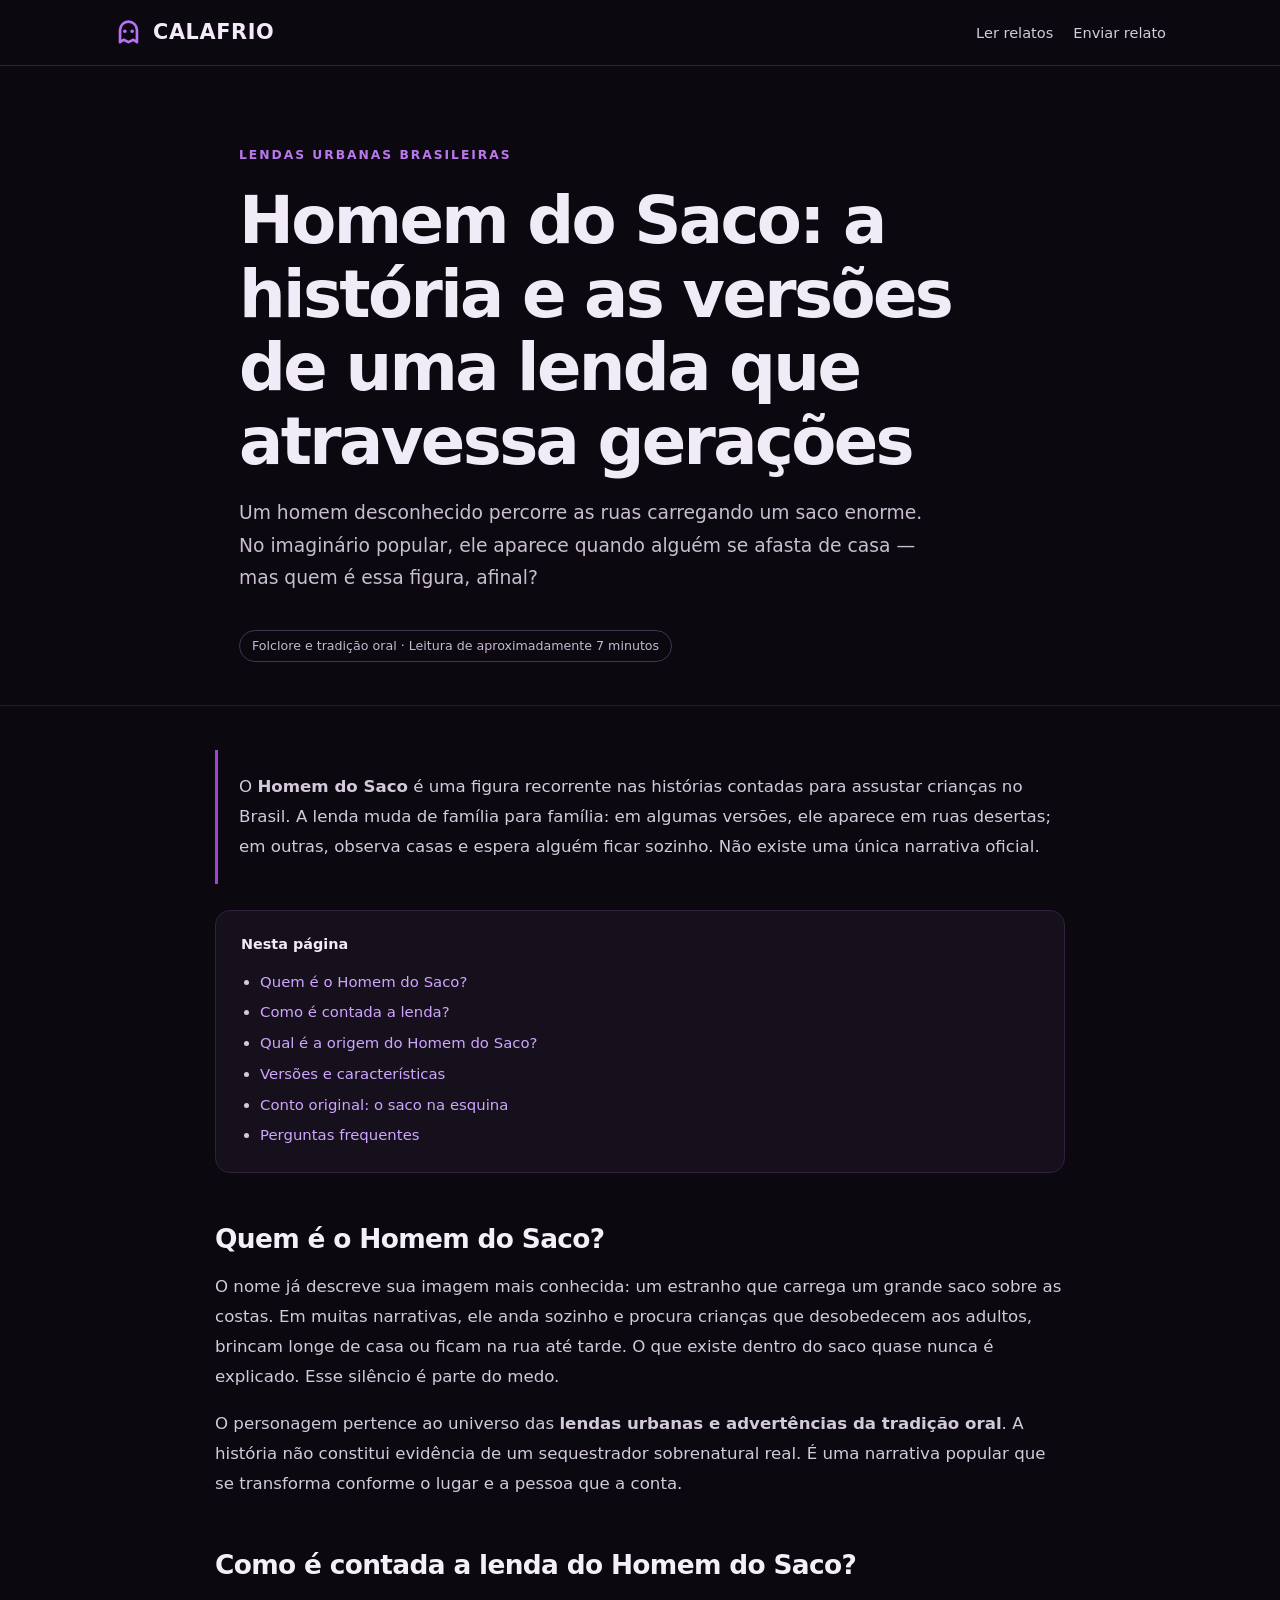
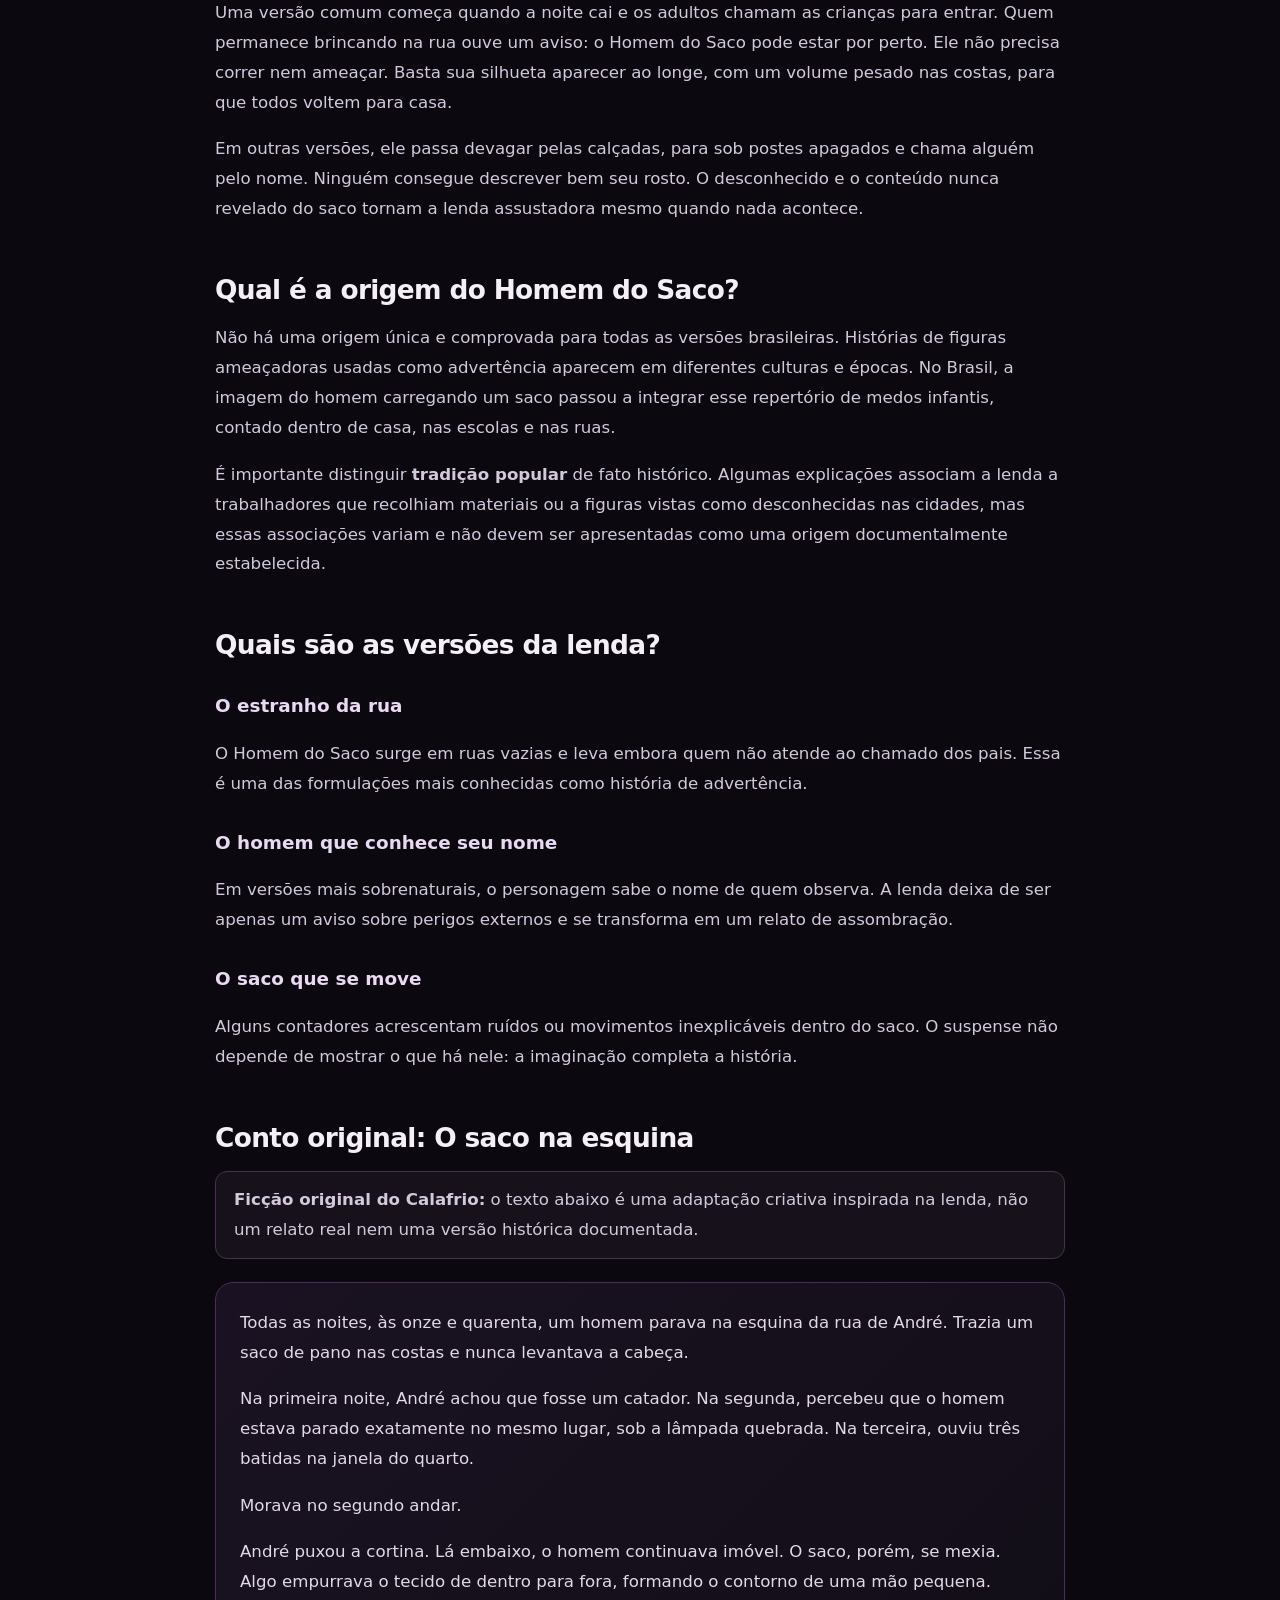
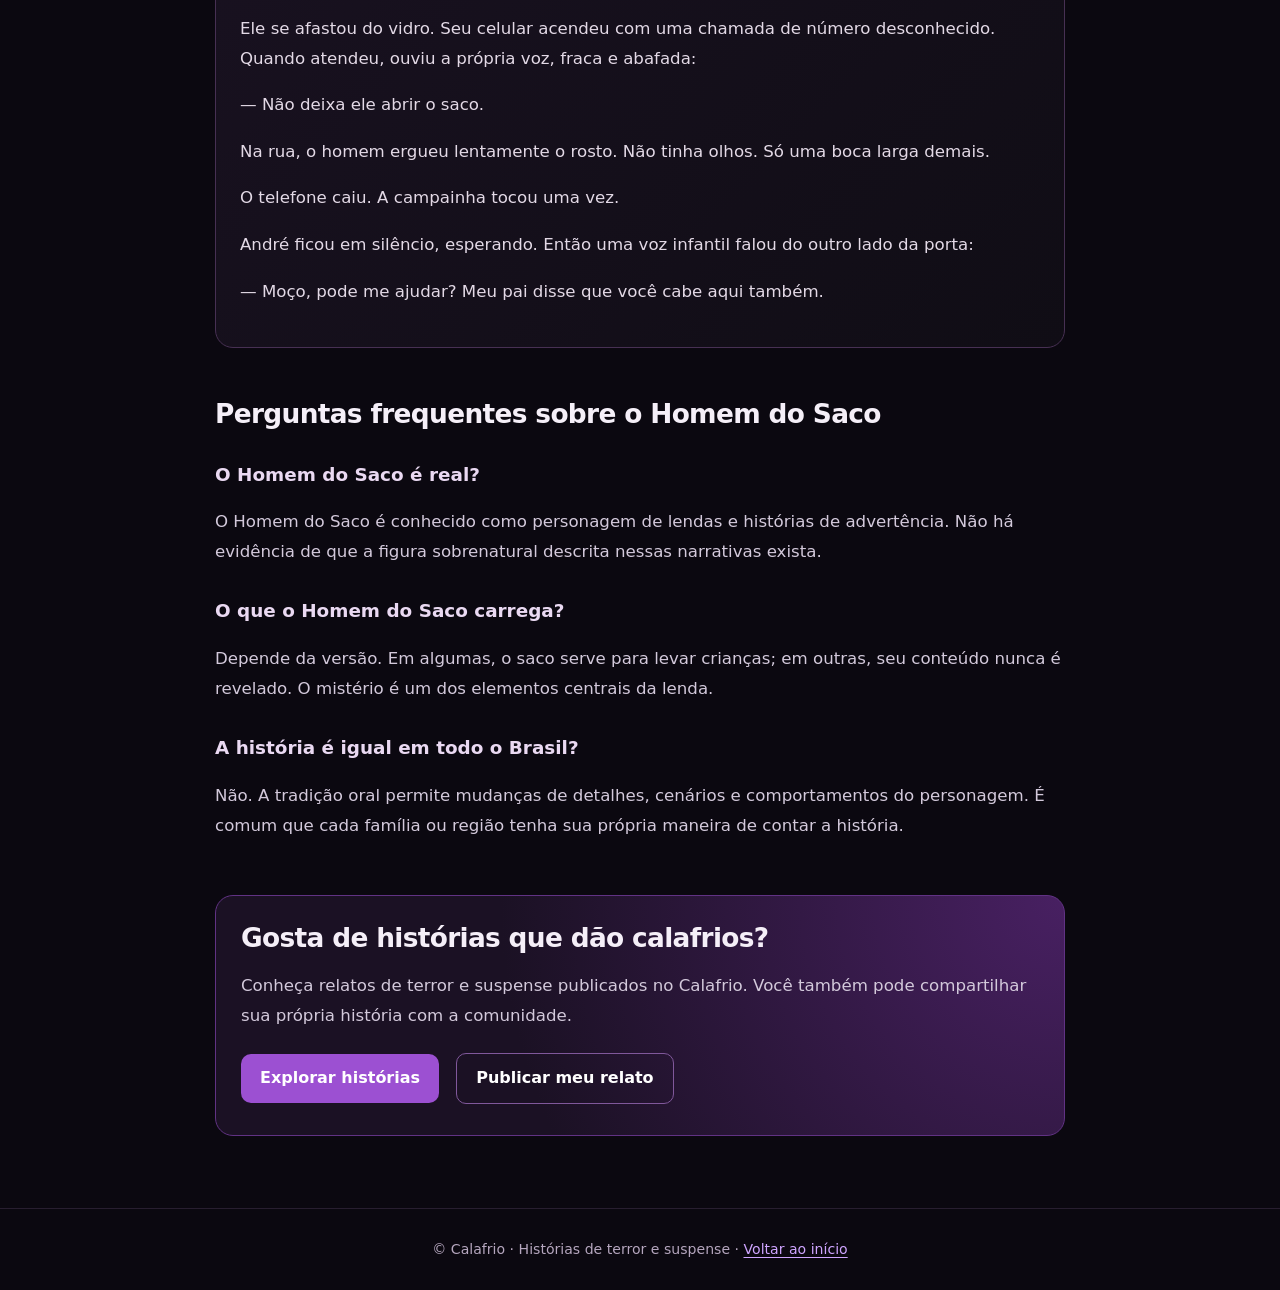
<file: public/lendas/homem-do-saco/index.html>
<!doctype html>
<html lang="pt-BR">
<head>
  <!-- Google Analytics 4 - Calafrio -->
<script
  async
  src="https://www.googletagmanager.com/gtag/js?id=G-F5LJS7NE90"
></script>
<script>
  window.dataLayer = window.dataLayer || [];
  function gtag(){dataLayer.push(arguments);}
  gtag('js', new Date());
  gtag('config', 'G-F5LJS7NE90');
</script>
  <meta charset="UTF-8" />
  <meta name="viewport" content="width=device-width, initial-scale=1" />
  <meta name="theme-color" content="#0b0810" />
  <title>Homem do Saco: história, origem e versões da lenda | Calafrio</title>
  <meta name="description" content="Conheça a lenda do Homem do Saco: como é contada no Brasil, suas diferentes versões e uma história original inspirada nesse personagem assustador." />
  <meta name="robots" content="index,follow,max-image-preview:large" />
  <link rel="canonical" href="https://calafrio.com/lendas/homem-do-saco" />
  <link rel="icon" type="image/jpeg" href="/calafrio-preview.jpeg" />
  <meta property="og:type" content="article" />
  <meta property="og:site_name" content="Calafrio" />
  <meta property="og:locale" content="pt_BR" />
  <meta property="og:title" content="Homem do Saco: história, origem e versões da lenda" />
  <meta property="og:description" content="Descubra como é contada a lenda do Homem do Saco e leia um conto inédito inspirado nela." />
  <meta property="og:url" content="https://calafrio.com/lendas/homem-do-saco" />
  <meta property="og:image" content="https://calafrio.com/calafrio-preview.jpeg" />
  <meta property="og:image:alt" content="Símbolo do Calafrio: fantasma roxo" />
  <meta name="twitter:card" content="summary_large_image" />
  <meta name="twitter:title" content="Homem do Saco: história e origem da lenda | Calafrio" />
  <meta name="twitter:description" content="Versões da lenda e um conto original para quem gosta de terror." />
  <meta name="twitter:image" content="https://calafrio.com/calafrio-preview.jpeg" />
  <script type="application/ld+json">
  {
    "@context": "https://schema.org",
    "@type": "Article",
    "headline": "Homem do Saco: história, origem e versões da lenda",
    "description": "Conheça a lenda do Homem do Saco, suas variações e uma adaptação ficcional original.",
    "inLanguage": "pt-BR",
    "mainEntityOfPage": {"@type": "WebPage", "@id": "https://calafrio.com/lendas/homem-do-saco"},
    "author": {"@type": "Organization", "name": "Calafrio", "url": "https://calafrio.com/"},
    "publisher": {"@type": "Organization", "name": "Calafrio", "url": "https://calafrio.com/"}
  }
  </script>
  <style>
    :root { color-scheme: dark; font-family: Inter, ui-sans-serif, system-ui, -apple-system, BlinkMacSystemFont, "Segoe UI", sans-serif; background: #0b0810; color: #f1ebf8; }
    * { box-sizing: border-box; }
    html { scroll-behavior: smooth; }
    body { margin: 0; line-height: 1.8; background: radial-gradient(ellipse 78% 470px at 50% -15%, #351450 0%, transparent 75%), #0b0810; }
    a { color: #cfa5ff; text-underline-offset: 3px; }
    a:hover { color: #f3e5ff; }
    .skip { position: absolute; top: -70px; left: 15px; background: #fff; color: #111; padding: 8px 12px; z-index: 30; }
    .skip:focus { top: 10px; }
    header { border-bottom: 1px solid #30233a; background: rgba(12, 9, 17, .88); }
    .nav { max-width: 1100px; margin: auto; padding: 14px 24px; display: flex; align-items: center; justify-content: space-between; gap: 16px; }
    .brand { text-decoration: none; color: #f4eafa; font-size: 1.3rem; font-weight: 850; letter-spacing: .03em; display: inline-flex; align-items: center; gap: 10px; }
    .brand svg { width: 29px; height: 29px; stroke: #bb70fa; }
    .navlinks { display: flex; gap: 20px; font-size: .91rem; }
    .navlinks a { color: #d6cbdc; text-decoration: none; }
    .wrap { max-width: 850px; margin: auto; padding: 0 24px; }
    .hero { padding: 74px 0 43px; border-bottom: 1px solid #261b2d; }
    .eyebrow { font-size: .77rem; letter-spacing: .16em; text-transform: uppercase; font-weight: 800; color: #bb78ed; }
    h1 { font-size: clamp(2.2rem, 5.7vw, 4.1rem); letter-spacing: -.04em; line-height: 1.12; max-width: 800px; margin: 15px 0 18px; }
    .lead { font-size: 1.17rem; line-height: 1.75; max-width: 690px; color: #c9bdcf; }
    .pill { border: 1px solid #44334f; border-radius: 99px; display: inline-block; padding: 4px 12px; color: #c7b8cf; font-size: .79rem; margin-top: 16px; }
    .article { padding: 44px 0 72px; }
    .article p, .article li { color: #d3c9db; font-size: 1.04rem; }
    .article h2 { font-size: 1.65rem; line-height: 1.27; margin: 49px 0 16px; color: #f5eff8; letter-spacing: -.025em; }
    .article h3 { font-size: 1.15rem; margin: 27px 0 6px; color: #ead9f2; }
    .intro { border-left: 3px solid #9a45db; padding: 5px 0 5px 21px; margin-bottom: 26px; }
    .toc { background: #16101c; border: 1px solid #32213e; border-radius: 15px; padding: 21px 25px; margin: 25px 0 38px; }
    .toc strong { display: block; font-size: .9rem; margin-bottom: 9px; }
    .toc ul { margin: 0; padding-left: 19px; }
    .toc li { padding: 2px 0; font-size: .93rem; }
    .toc a { text-decoration: none; }
    .story { padding: 8px 24px 24px; background: linear-gradient(135deg,#1a1222,#100d15); border: 1px solid #473053; border-radius: 18px; margin-top: 23px; }
    .story p { color: #e3d9e6; }
    .notice { border: 1px solid #433449; border-radius: 12px; padding: 13px 18px; background: #17111c; color: #cbbbd5; font-size: .92rem; }
    .cta { border-radius: 18px; border: 1px solid #613284; background: radial-gradient(circle at 100% 0%,#482062,#1b1124 64%); padding: 25px; margin-top: 54px; }
    .cta h2 { margin-top: 0; }
    .button { display: inline-block; text-decoration: none; border-radius: 10px; background: #9c50d2; color: #fff; font-weight: 800; padding: 10px 19px; margin: 6px 12px 6px 0; }
    .button:hover { background: #af66e8; color: #fff; }
    .secondary { background: transparent; border: 1px solid #80589b; }
    footer { padding: 28px 24px; color: #b5a6be; border-top: 1px solid #281e30; text-align: center; font-size: .88rem; }
    @media (max-width: 600px) { .nav { padding: 13px 17px; } .navlinks { gap: 12px; font-size: .82rem; } .wrap { padding: 0 18px; } .hero { padding-top: 45px; } .article { padding-top: 28px; } .story { padding: 8px 17px 20px; } }
  </style>
</head>

<body>
  <a class="skip" href="#conteudo">Pular para o conteúdo</a>
  <header>
    <nav class="nav" aria-label="Navegação principal">
      <a class="brand" href="/" aria-label="Calafrio, página inicial">
        <svg viewBox="0 0 24 24" fill="none" stroke-width="2.2" stroke-linejoin="round" aria-hidden="true"><path d="M5 20V10a7 7 0 0 1 14 0v10l-3-2-4 2-4-2-3 2Z"/><path d="M9 11h.01M15 11h.01" stroke-linecap="round" stroke-width="3"/></svg>
        CALAFRIO
      </a>
      <div class="navlinks"><a href="/">Ler relatos</a><a href="/escrever">Enviar relato</a></div>
    </nav>
  </header>
  <main id="conteudo">
    <section class="hero">
      <div class="wrap">
        <span class="eyebrow">Lendas urbanas brasileiras</span>
        <h1>Homem do Saco: a história e as versões de uma lenda que atravessa gerações</h1>
        <p class="lead">Um homem desconhecido percorre as ruas carregando um saco enorme. No imaginário popular, ele aparece quando alguém se afasta de casa — mas quem é essa figura, afinal?</p>
        <span class="pill">Folclore e tradição oral · Leitura de aproximadamente 7 minutos</span>
      </div>
    </section>
    <article class="article wrap">
      <div class="intro"><p>O <strong>Homem do Saco</strong> é uma figura recorrente nas histórias contadas para assustar crianças no Brasil. A lenda muda de família para família: em algumas versões, ele aparece em ruas desertas; em outras, observa casas e espera alguém ficar sozinho. Não existe uma única narrativa oficial.</p></div>
      <nav class="toc" aria-label="Nesta página">
        <strong>Nesta página</strong>
        <ul>
          <li><a href="#quem-e">Quem é o Homem do Saco?</a></li>
          <li><a href="#historia">Como é contada a lenda?</a></li>
          <li><a href="#origem">Qual é a origem do Homem do Saco?</a></li>
          <li><a href="#versoes">Versões e características</a></li>
          <li><a href="#conto">Conto original: o saco na esquina</a></li>
          <li><a href="#perguntas">Perguntas frequentes</a></li>
        </ul>
      </nav>
      <h2 id="quem-e">Quem é o Homem do Saco?</h2>
      <p>O nome já descreve sua imagem mais conhecida: um estranho que carrega um grande saco sobre as costas. Em muitas narrativas, ele anda sozinho e procura crianças que desobedecem aos adultos, brincam longe de casa ou ficam na rua até tarde. O que existe dentro do saco quase nunca é explicado. Esse silêncio é parte do medo.</p>
      <p>O personagem pertence ao universo das <strong>lendas urbanas e advertências da tradição oral</strong>. A história não constitui evidência de um sequestrador sobrenatural real. É uma narrativa popular que se transforma conforme o lugar e a pessoa que a conta.</p>
      <h2 id="historia">Como é contada a lenda do Homem do Saco?</h2>
      <p>Uma versão comum começa quando a noite cai e os adultos chamam as crianças para entrar. Quem permanece brincando na rua ouve um aviso: o Homem do Saco pode estar por perto. Ele não precisa correr nem ameaçar. Basta sua silhueta aparecer ao longe, com um volume pesado nas costas, para que todos voltem para casa.</p>
      <p>Em outras versões, ele passa devagar pelas calçadas, para sob postes apagados e chama alguém pelo nome. Ninguém consegue descrever bem seu rosto. O desconhecido e o conteúdo nunca revelado do saco tornam a lenda assustadora mesmo quando nada acontece.</p>
      <h2 id="origem">Qual é a origem do Homem do Saco?</h2>
      <p>Não há uma origem única e comprovada para todas as versões brasileiras. Histórias de figuras ameaçadoras usadas como advertência aparecem em diferentes culturas e épocas. No Brasil, a imagem do homem carregando um saco passou a integrar esse repertório de medos infantis, contado dentro de casa, nas escolas e nas ruas.</p>
      <p>É importante distinguir <strong>tradição popular</strong> de fato histórico. Algumas explicações associam a lenda a trabalhadores que recolhiam materiais ou a figuras vistas como desconhecidas nas cidades, mas essas associações variam e não devem ser apresentadas como uma origem documentalmente estabelecida.</p>
      <h2 id="versoes">Quais são as versões da lenda?</h2>
      <h3>O estranho da rua</h3>
      <p>O Homem do Saco surge em ruas vazias e leva embora quem não atende ao chamado dos pais. Essa é uma das formulações mais conhecidas como história de advertência.</p>
      <h3>O homem que conhece seu nome</h3>
      <p>Em versões mais sobrenaturais, o personagem sabe o nome de quem observa. A lenda deixa de ser apenas um aviso sobre perigos externos e se transforma em um relato de assombração.</p>
      <h3>O saco que se move</h3>
      <p>Alguns contadores acrescentam ruídos ou movimentos inexplicáveis dentro do saco. O suspense não depende de mostrar o que há nele: a imaginação completa a história.</p>
      <h2 id="conto">Conto original: O saco na esquina</h2>
      <p class="notice"><strong>Ficção original do Calafrio:</strong> o texto abaixo é uma adaptação criativa inspirada na lenda, não um relato real nem uma versão histórica documentada.</p>
      <section class="story" aria-label="Conto original O saco na esquina">
        <p>Todas as noites, às onze e quarenta, um homem parava na esquina da rua de André. Trazia um saco de pano nas costas e nunca levantava a cabeça.</p>
        <p>Na primeira noite, André achou que fosse um catador. Na segunda, percebeu que o homem estava parado exatamente no mesmo lugar, sob a lâmpada quebrada. Na terceira, ouviu três batidas na janela do quarto.</p>
        <p>Morava no segundo andar.</p>
        <p>André puxou a cortina. Lá embaixo, o homem continuava imóvel. O saco, porém, se mexia. Algo empurrava o tecido de dentro para fora, formando o contorno de uma mão pequena.</p>
        <p>Ele se afastou do vidro. Seu celular acendeu com uma chamada de número desconhecido. Quando atendeu, ouviu a própria voz, fraca e abafada:</p>
        <p>— Não deixa ele abrir o saco.</p>
        <p>Na rua, o homem ergueu lentamente o rosto. Não tinha olhos. Só uma boca larga demais.</p>
        <p>O telefone caiu. A campainha tocou uma vez.</p>
        <p>André ficou em silêncio, esperando. Então uma voz infantil falou do outro lado da porta:</p>
        <p>— Moço, pode me ajudar? Meu pai disse que você cabe aqui também.</p>
      </section>
      <h2 id="perguntas">Perguntas frequentes sobre o Homem do Saco</h2>
      <h3>O Homem do Saco é real?</h3>
      <p>O Homem do Saco é conhecido como personagem de lendas e histórias de advertência. Não há evidência de que a figura sobrenatural descrita nessas narrativas exista.</p>
      <h3>O que o Homem do Saco carrega?</h3>
      <p>Depende da versão. Em algumas, o saco serve para levar crianças; em outras, seu conteúdo nunca é revelado. O mistério é um dos elementos centrais da lenda.</p>
      <h3>A história é igual em todo o Brasil?</h3>
      <p>Não. A tradição oral permite mudanças de detalhes, cenários e comportamentos do personagem. É comum que cada família ou região tenha sua própria maneira de contar a história.</p>
      <section class="cta" aria-label="Conheça o Calafrio">
        <h2>Gosta de histórias que dão calafrios?</h2>
        <p>Conheça relatos de terror e suspense publicados no Calafrio. Você também pode compartilhar sua própria história com a comunidade.</p>
        <a class="button" href="/">Explorar histórias</a>
        <a class="button secondary" href="/escrever">Publicar meu relato</a>
      </section>
    </article>
  </main>
  <footer>© Calafrio · Histórias de terror e suspense · <a href="/">Voltar ao início</a></footer>
</body>
</html>
</file>
